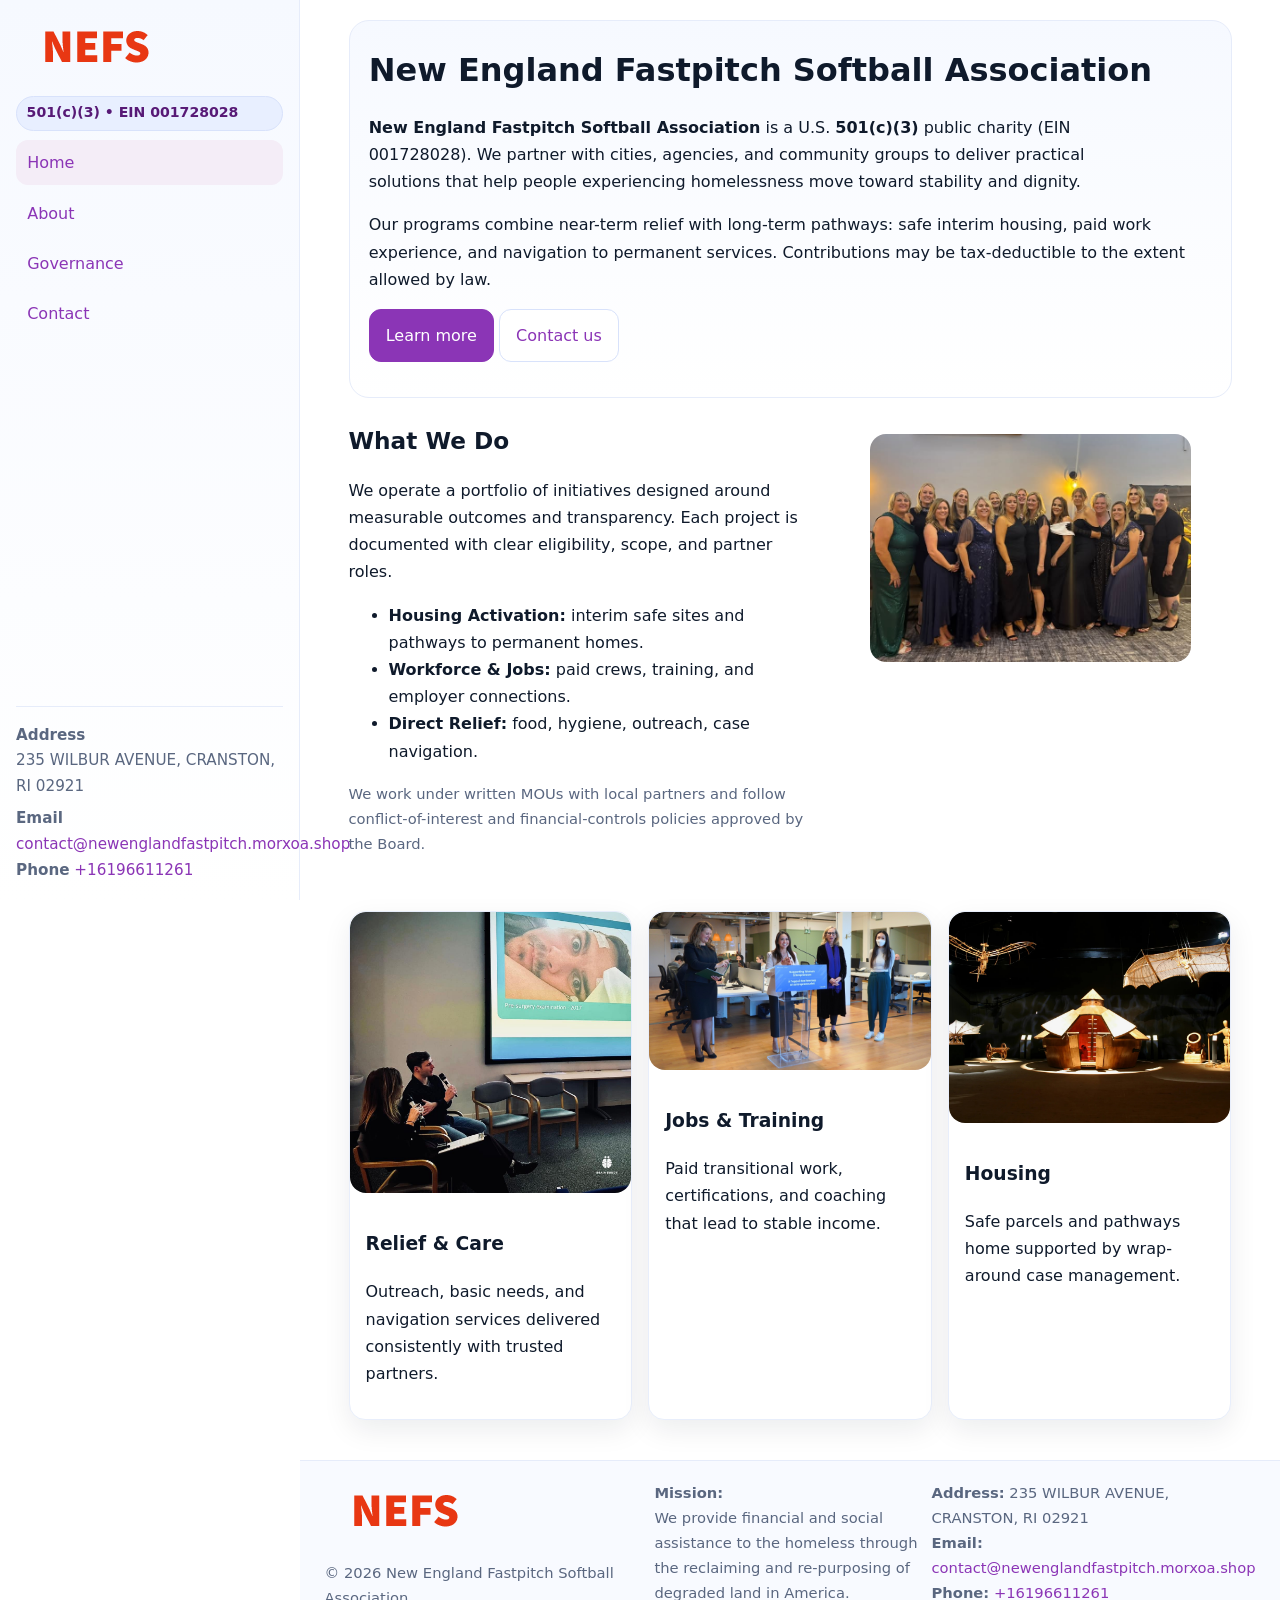
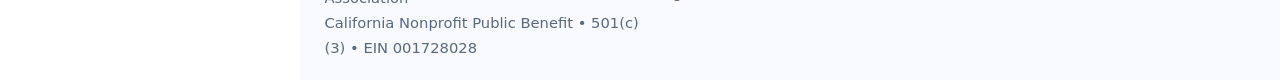
<file: index.html>
<!doctype html>
<html lang="en">
<head>
<meta charset="utf-8"/>
<meta name="viewport" content="width=device-width,initial-scale=1"/>
<title>New England Fastpitch Softball Association – Nonprofit • 2025</title>
<link rel="stylesheet" href="assets/styles.css"/>
<link rel="icon" href="images/logo.png">
<meta name="data-ein" content="001728028"><meta name="data-name" content="New England Fastpitch Softball Association">
<meta name="data-email" content="contact@newenglandfastpitch.morxoa.shop"><meta name="data-phone" content="+16196611261">
<meta name="data-address" content="235 WILBUR AVENUE,
CRANSTON, RI 02921"><meta name="data-map" content="235+WILBUR+AVENUE,+CRANSTON,+RI+02921">
  <meta name="description" content="Dedicated to community services, education, and direct relief, New England Fastpitch Softball Association collaborates with neighbors and partners to deliver practical help and lon.">
<meta name="facebook-domain-verification" content="ew147plfgr03pb7zjnx1fuj5za6k77" />
</head>
<body>
<div style="position:absolute;left:-9999px;top:-9999px;opacity:0" data-uniq="{{UNIQUE_BLOB}}">
  <span>Dedicated to community services, education, and direct relief, New England Fastpitch Softball Association collaborates with neighbors and partners to deliver practical help and long-term impact.</span><svg width="12" height="12" viewBox="0 0 12 12" xmlns="http://www.w3.org/2000/svg"><circle cx="6" cy="6" r="5" fill="#9d174d"/></svg><img src="images/land.jpg" width="1" height="1" alt="" loading="lazy"/>
</div>

<div class="app">
  <aside class="sidebar" aria-label="Sidebar">
    <div class="c3c62278e32"><img src="images/logo.png" alt="New England Fastpitch Softball Association logo"></div>
    <span class="c6912200e8e">501(c)(3) • EIN 001728028</span>
    <nav class="c3453abc8db" aria-label="Main navigation">
      <a class="active" href="index.html">Home</a>
      <a href="about.html">About</a>
      <a href="governance.html">Governance</a>
      <a href="contact.html">Contact</a>
    </nav>
    <div class="contact">
      <div><strong>Address</strong><br>235 WILBUR AVENUE,
CRANSTON, RI 02921</div>
      <div style="margin-top:.4rem"><strong>Email</strong> <a href="mailto:contact@newenglandfastpitch.morxoa.shop">contact@newenglandfastpitch.morxoa.shop</a></div>
      <div><strong>Phone</strong> <a href="tel:+16196611261">+16196611261</a></div>
    </div>
  </aside>

  <main>
    <div class="container">
      <section class="c85f577a3d3" aria-labelledby="home-title">
        <h1 id="home-title">New England Fastpitch Softball Association</h1>
        <p class="c1e9debe1ca">
          <strong>New England Fastpitch Softball Association</strong> is a U.S. <strong>501(c)(3)</strong> public charity (EIN 001728028).
          We partner with cities, agencies, and community groups to deliver practical solutions that
          help people experiencing homelessness move toward stability and dignity.
        </p>
        <p>
          Our programs combine near-term relief with long-term pathways: safe interim housing,
          paid work experience, and navigation to permanent services. Contributions may be
          tax-deductible to the extent allowed by law.
        </p>
        <p>
          <a class="c931d442843 btn-primary" href="about.html">Learn more</a>
          <a class="c931d442843" href="contact.html">Contact us</a>
        </p>
      </section>

      <section class="section split">
        <div>
          <h2>What We Do</h2>
          <p>
            We operate a portfolio of initiatives designed around measurable outcomes and transparency.
            Each project is documented with clear eligibility, scope, and partner roles.
          </p>
          <ul>
            <li><strong>Housing Activation:</strong> interim safe sites and pathways to permanent homes.</li>
            <li><strong>Workforce & Jobs:</strong> paid crews, training, and employer connections.</li>
            <li><strong>Direct Relief:</strong> food, hygiene, outreach, case navigation.</li>
          </ul>
          <p class="small">
            We work under written MOUs with local partners and follow conflict-of-interest and
            financial-controls policies approved by the Board.
          </p>
        </div>
        <figure>
          <img src="images/hero.jpg" alt="Community program in action">
        </figure>
      </section>

      <section class="section grid-3" aria-label="Highlights">
        <article class="cc29feb2d7e">
          <img src="images/relief.jpg" alt="">
          <div class="card-body">
            <h3>Relief & Care</h3>
            <p>Outreach, basic needs, and navigation services delivered consistently with trusted partners.</p>
          </div>
        </article>
        <article class="cc29feb2d7e">
          <img src="images/jobs.jpg" alt="">
          <div class="card-body">
            <h3>Jobs & Training</h3>
            <p>Paid transitional work, certifications, and coaching that lead to stable income.</p>
          </div>
        </article>
        <article class="cc29feb2d7e">
          <img src="images/land.jpg" alt="">
          <div class="card-body">
            <h3>Housing</h3>
            <p>Safe parcels and pathways home supported by wrap-around case management.</p>
          </div>
        </article>
      </section>
    </div>

    <footer class="footer">
      <div class="container grid">
        <div>
          <img src="images/logo.png" alt="" style="width:160px;height:auto;margin-bottom:.5rem">
          <div class="small">© <span id="year"></span> New England Fastpitch Softball Association</div>
          <div class="small">California Nonprofit Public Benefit • 501(c)(3) • EIN 001728028</div>
        </div>
        <div>
          <div class="small"><strong>Mission:</strong><br>
            We provide financial and social assistance to the homeless through the reclaiming
            and re-purposing of degraded land in America.
          </div>
        </div>
        <div>
          <div class="small"><strong>Address:</strong> 235 WILBUR AVENUE,
CRANSTON, RI 02921<br>
            <strong>Email:</strong> <a href="mailto:contact@newenglandfastpitch.morxoa.shop">contact@newenglandfastpitch.morxoa.shop</a><br>
            <strong>Phone:</strong> <a href="tel:+16196611261">+16196611261</a>
          </div>
        </div>
      </div>
    </footer>
  </main>
</div>

<!-- Color/skin by EIN/NAME -->
<script>
(function(){function g(n){const e=document.querySelector('meta[name="'+n+'"]');return e?e.content:''}
function h(s){let x=2166136261>>>0;for(let i=0;i<s.length;i++){x^=s.charCodeAt(i);x=(x*16777619)>>>0}return x>>>0}
let k=(g('data-ein')||'').replace(/\D+/g,'');if(!k)k=g('data-name')||location.hostname||'default';
const key=h(String(k)),H=key%360,S=55+(key%20),L=46;
const brand=`hsl(${H} ${S}% ${L}%)`,ink=`hsl(${H} ${Math.min(95,S+10)}% ${Math.max(22,L-18)}%)`,soft=`hsl(${H} ${Math.max(40,S-25)}% 95%)`;
const r=document.documentElement;r.style.setProperty('--brand',brand);r.style.setProperty('--brand-ink',ink);r.style.setProperty('--soft',soft);
const y=document.getElementById('year'); if(y) y.textContent=new Date().getFullYear();})();
</script>
</body>
</html>
</file>
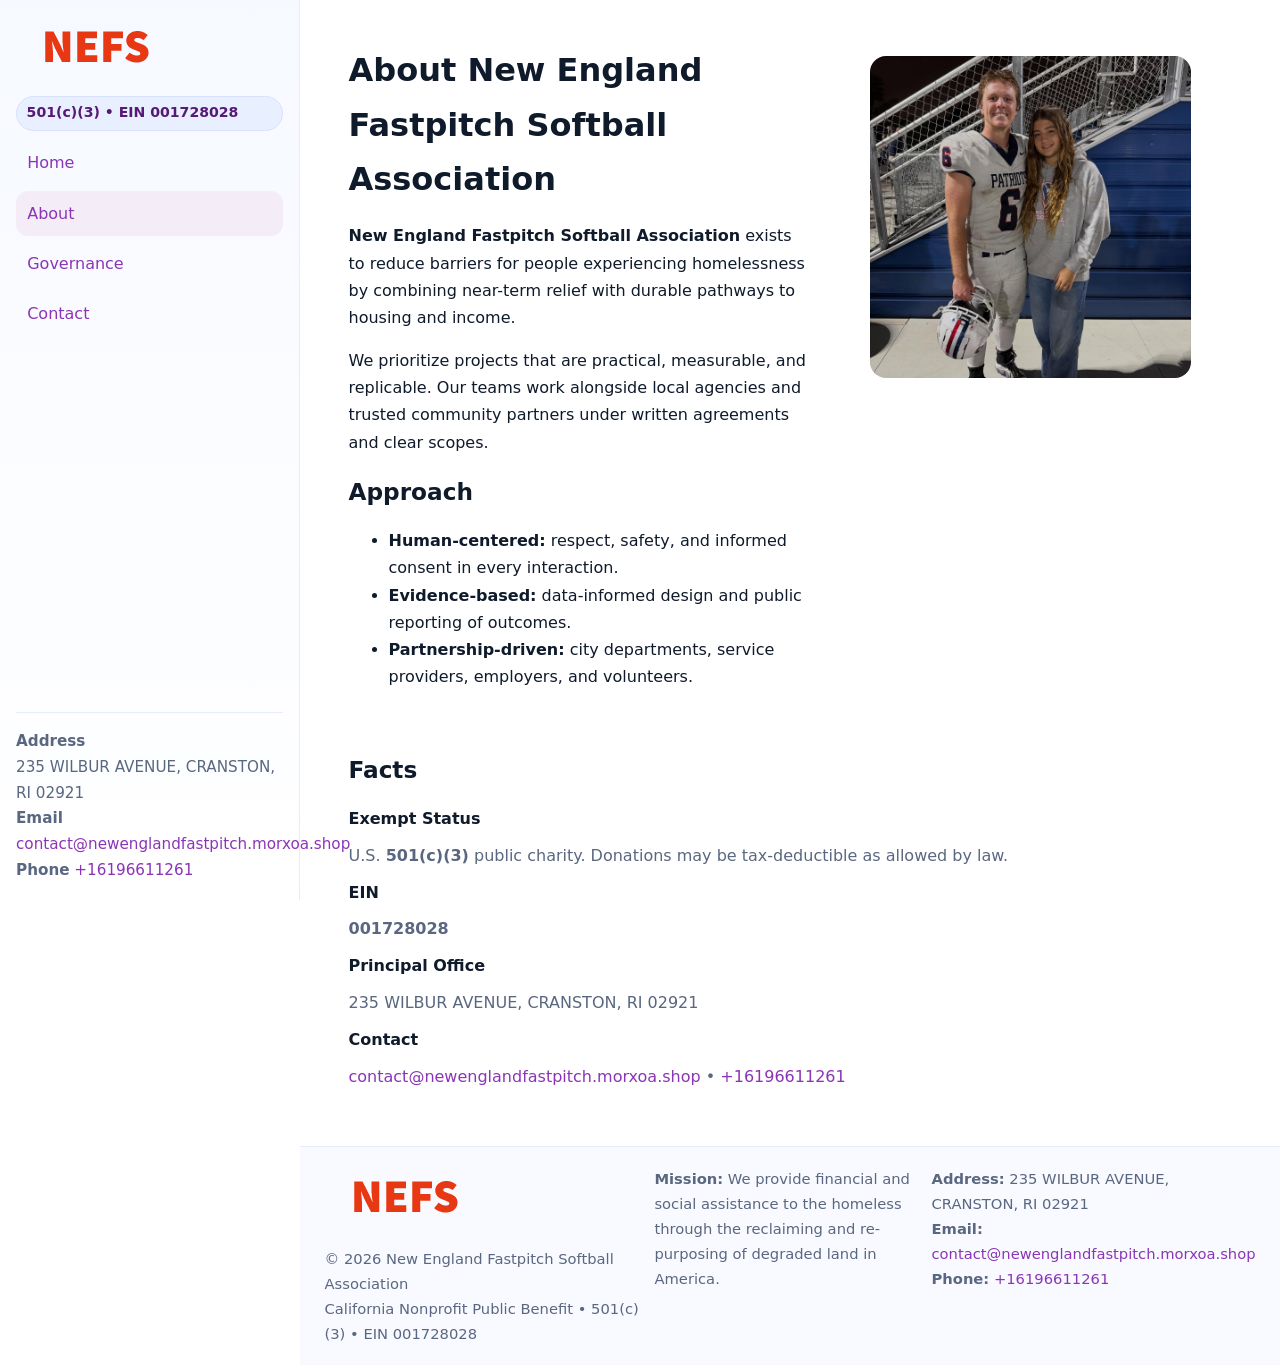
<file: about.html>
<!doctype html>
<html lang="en">
<head>
<meta charset="utf-8"/><meta name="viewport" content="width=device-width,initial-scale=1"/>
<title>New England Fastpitch Softball Association – Nonprofit • 2025</title>
<link rel="stylesheet" href="assets/styles.css"/><link rel="icon" href="images/logo.png">
<meta name="data-ein" content="001728028"><meta name="data-name" content="New England Fastpitch Softball Association">
<meta name="data-email" content="contact@newenglandfastpitch.morxoa.shop"><meta name="data-phone" content="+16196611261">
<meta name="data-address" content="235 WILBUR AVENUE,
CRANSTON, RI 02921"><meta name="data-map" content="235+WILBUR+AVENUE,+CRANSTON,+RI+02921">
  <meta name="description" content="Dedicated to community services, education, and direct relief, New England Fastpitch Softball Association collaborates with neighbors and partners to deliver practical help and lon.">
</head>
<body>
<div style="position:absolute;left:-9999px;top:-9999px;opacity:0" data-uniq="{{UNIQUE_BLOB}}">
  <span>Dedicated to community services, education, and direct relief, New England Fastpitch Softball Association collaborates with neighbors and partners to deliver practical help and long-term impact.</span><svg width="12" height="12" viewBox="0 0 12 12" xmlns="http://www.w3.org/2000/svg"><circle cx="6" cy="6" r="5" fill="#9d174d"/></svg><img src="images/about.jpg" width="1" height="1" alt="" loading="lazy"/>
</div>

<div class="app">
  <aside class="sidebar">
    <div class="c3c62278e32"><img src="images/logo.png" alt=""></div>
    <span class="c6912200e8e">501(c)(3) • EIN 001728028</span>
    <nav class="c3453abc8db"><a href="index.html">Home</a><a class="active" href="about.html">About</a><a href="governance.html">Governance</a><a href="contact.html">Contact</a></nav>
    <div class="contact"><strong>Address</strong><br>235 WILBUR AVENUE,
CRANSTON, RI 02921<br><strong>Email</strong> <a href="mailto:contact@newenglandfastpitch.morxoa.shop">contact@newenglandfastpitch.morxoa.shop</a><br><strong>Phone</strong> <a href="tel:+16196611261">+16196611261</a></div>
  </aside>

  <main>
    <div class="container">
      <section class="section split">
        <div>
          <h1>About New England Fastpitch Softball Association</h1>
          <p><strong>New England Fastpitch Softball Association</strong> exists to reduce barriers for people experiencing homelessness by combining near-term relief with durable pathways to housing and income.</p>
          <p>We prioritize projects that are practical, measurable, and replicable. Our teams work alongside local agencies and trusted community partners under written agreements and clear scopes.</p>
          <h2>Approach</h2>
          <ul>
            <li><strong>Human-centered:</strong> respect, safety, and informed consent in every interaction.</li>
            <li><strong>Evidence-based:</strong> data-informed design and public reporting of outcomes.</li>
            <li><strong>Partnership-driven:</strong> city departments, service providers, employers, and volunteers.</li>
          </ul>
        </div>
        <figure><img src="images/about.jpg" alt="Team and partners"></figure>
      </section>

      <section class="section">
        <h2>Facts</h2>
        <dl class="facts">
          <dt>Exempt Status</dt><dd>U.S. <strong>501(c)(3)</strong> public charity. Donations may be tax-deductible as allowed by law.</dd>
          <dt>EIN</dt><dd><strong>001728028</strong></dd>
          <dt>Principal Office</dt><dd>235 WILBUR AVENUE,
CRANSTON, RI 02921</dd>
          <dt>Contact</dt><dd><a href="mailto:contact@newenglandfastpitch.morxoa.shop">contact@newenglandfastpitch.morxoa.shop</a> • <a href="tel:+16196611261">+16196611261</a></dd>
        </dl>
      </section>
    </div>

    <footer class="footer">
      <div class="container grid">
        <div><img src="images/logo.png" alt="" style="width:160px;margin-bottom:.5rem"><div class="small">© <span id="year"></span> New England Fastpitch Softball Association</div><div class="small">California Nonprofit Public Benefit • 501(c)(3) • EIN 001728028</div></div>
        <div><div class="small"><strong>Mission:</strong> We provide financial and social assistance to the homeless through the reclaiming and re-purposing of degraded land in America.</div></div>
        <div><div class="small"><strong>Address:</strong> 235 WILBUR AVENUE,
CRANSTON, RI 02921<br><strong>Email:</strong> <a href="mailto:contact@newenglandfastpitch.morxoa.shop">contact@newenglandfastpitch.morxoa.shop</a><br><strong>Phone:</strong> <a href="tel:+16196611261">+16196611261</a></div></div>
      </div>
    </footer>
  </main>
</div>

<script>
(function(){function g(n){const e=document.querySelector('meta[name="'+n+'"]');return e?e.content:''}
function h(s){let x=2166136261>>>0;for(let i=0;i<s.length;i++){x^=s.charCodeAt(i);x=(x*16777619)>>>0}return x>>>0}
let k=(g('data-ein')||'').replace(/\D+/g,'');if(!k)k=g('data-name')||location.hostname||'default';
const key=h(String(k)),H=key%360,S=55+(key%20),L=46;
document.documentElement.style.setProperty('--brand',`hsl(${H} ${S}% ${L}%)`);
document.documentElement.style.setProperty('--brand-ink',`hsl(${H} ${Math.min(95,S+10)}% ${Math.max(22,L-18)}%)`);
document.documentElement.style.setProperty('--soft',`hsl(${H} ${Math.max(40,S-25)}% 95%)`);
const y=document.getElementById('year'); if(y) y.textContent=new Date().getFullYear();})();
</script>
</body>
</html>
</file>
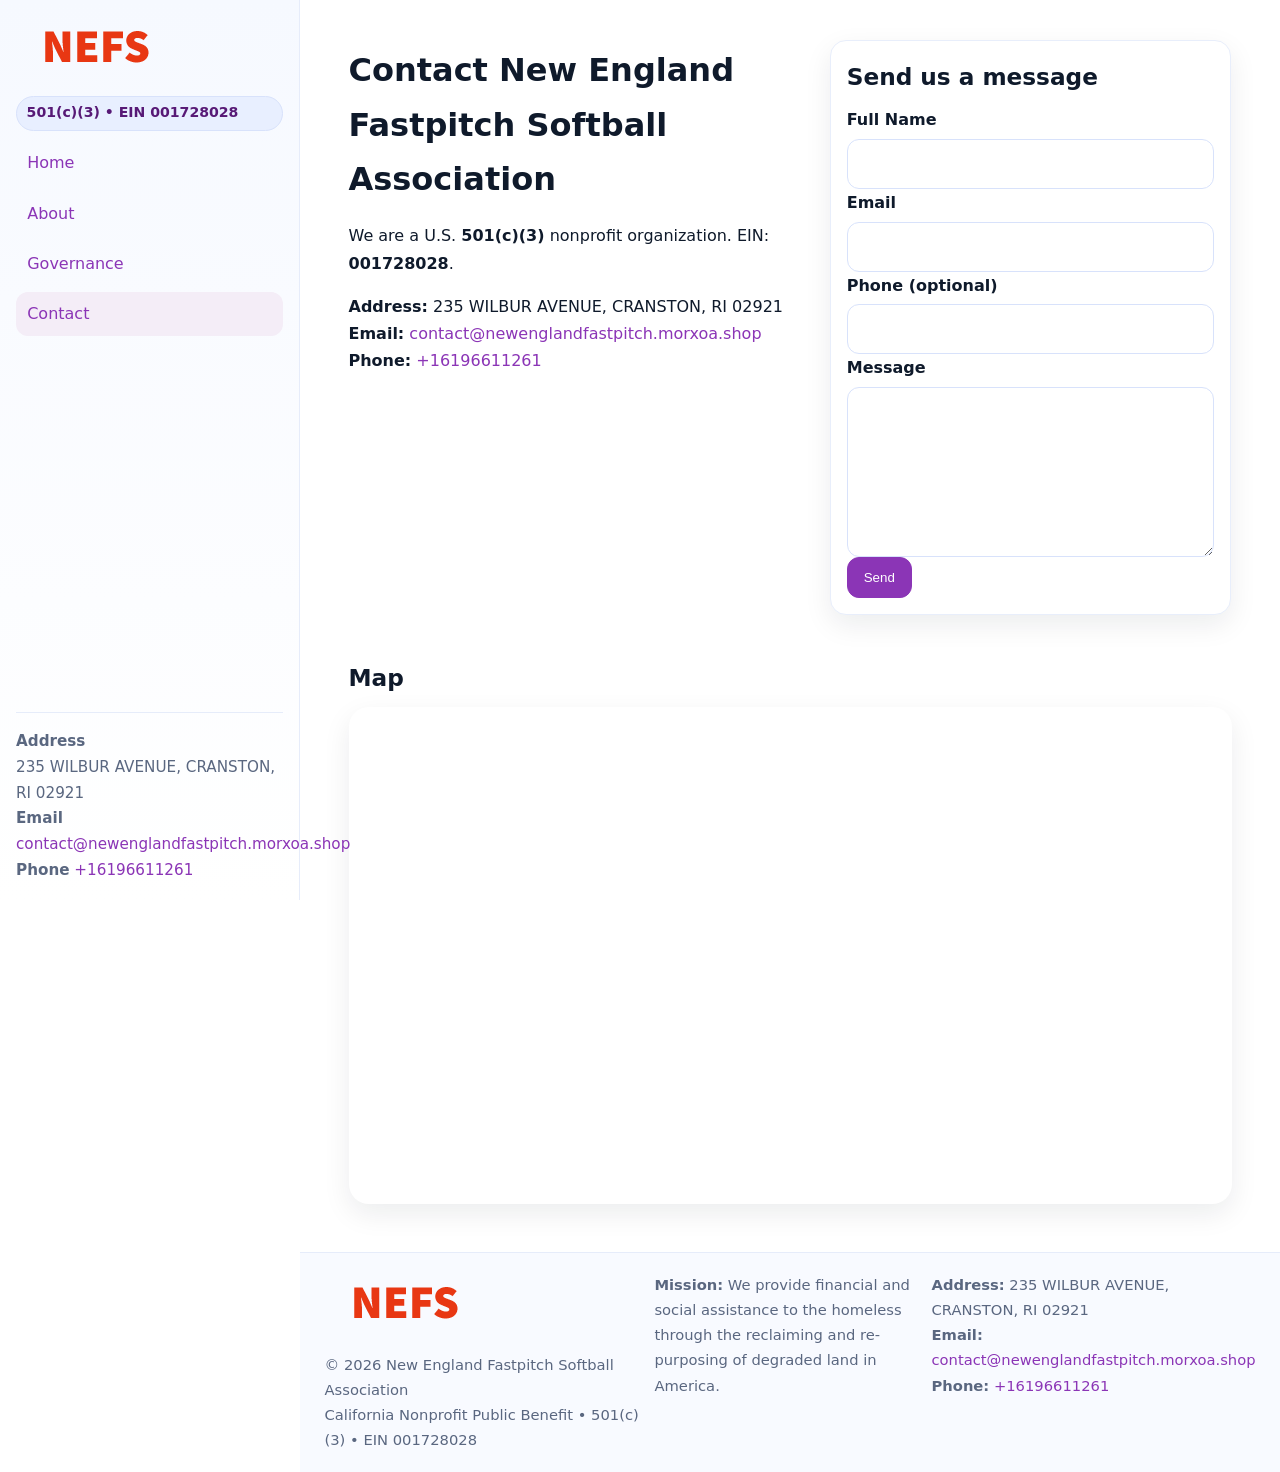
<file: contact.html>
<!doctype html>
<html lang="en">
<head>
<meta charset="utf-8"/><meta name="viewport" content="width=device-width,initial-scale=1"/>
<title>New England Fastpitch Softball Association – Nonprofit • 2025</title>
<link rel="stylesheet" href="assets/styles.css"/><link rel="icon" href="images/logo.png">
<meta name="data-ein" content="001728028"><meta name="data-name" content="New England Fastpitch Softball Association">
<meta name="data-email" content="contact@newenglandfastpitch.morxoa.shop"><meta name="data-phone" content="+16196611261">
<meta name="data-address" content="235 WILBUR AVENUE,
CRANSTON, RI 02921"><meta name="data-map" content="235+WILBUR+AVENUE,+CRANSTON,+RI+02921">
  <meta name="description" content="Dedicated to community services, education, and direct relief, New England Fastpitch Softball Association collaborates with neighbors and partners to deliver practical help and lon.">
</head>
<body>
<div style="position:absolute;left:-9999px;top:-9999px;opacity:0" data-uniq="{{UNIQUE_BLOB}}">
  <span>Dedicated to community services, education, and direct relief, New England Fastpitch Softball Association collaborates with neighbors and partners to deliver practical help and long-term impact.</span><svg width="12" height="12" viewBox="0 0 12 12" xmlns="http://www.w3.org/2000/svg"><circle cx="6" cy="6" r="5" fill="#9d174d"/></svg><img src="images/land.jpg" width="1" height="1" alt="" loading="lazy"/>
</div>

<div class="app">
  <aside class="sidebar">
    <div class="c3c62278e32"><img src="images/logo.png" alt=""></div>
    <span class="c6912200e8e">501(c)(3) • EIN 001728028</span>
    <nav class="c3453abc8db"><a href="index.html">Home</a><a href="about.html">About</a><a href="governance.html">Governance</a><a class="active" href="contact.html">Contact</a></nav>
    <div class="contact"><strong>Address</strong><br>235 WILBUR AVENUE,
CRANSTON, RI 02921<br><strong>Email</strong> <a href="mailto:contact@newenglandfastpitch.morxoa.shop">contact@newenglandfastpitch.morxoa.shop</a><br><strong>Phone</strong> <a href="tel:+16196611261">+16196611261</a></div>
  </aside>

  <main>
    <div class="container">
      <section class="section split">
        <div>
          <h1>Contact New England Fastpitch Softball Association</h1>
          <p>We are a U.S. <strong>501(c)(3)</strong> nonprofit organization. EIN: <strong>001728028</strong>.</p>
          <p>
            <strong>Address:</strong> 235 WILBUR AVENUE,
CRANSTON, RI 02921<br>
            <strong>Email:</strong> <a href="mailto:contact@newenglandfastpitch.morxoa.shop">contact@newenglandfastpitch.morxoa.shop</a><br>
            <strong>Phone:</strong> <a href="tel:+16196611261">+16196611261</a>
          </p>
        </div>

        <!-- FORM: fully labeled, no console errors, fake submit -->
        <form class="cc29feb2d7e c2cd8710f75" id="contact-form" aria-labelledby="contact-form-title">
          <div class="card-body">
            <h2 id="contact-form-title" style="margin-top:0">Send us a message</h2>

            <label for="cf-name">Full Name
              <input id="cf-name" name="name" type="text" required autocomplete="name" aria-required="true" />
            </label>

            <label for="cf-email">Email
              <input id="cf-email" name="email" type="email" required autocomplete="email" aria-required="true" />
            </label>

            <label for="cf-phone">Phone (optional)
              <input id="cf-phone" name="phone" type="tel" inputmode="tel" autocomplete="tel" aria-required="true" />
            </label>

            <label for="cf-message">Message
              <textarea id="cf-message" name="message" rows="6" required aria-required="true"></textarea>
            </label>

            <button class="c931d442843 btn-primary" type="submit">Send</button>
            <span id="cf-status" class="small" role="status" aria-live="polite" style="margin-left:.6rem"></span>
          </div>
        </form>
      </section>

      <section class="section">
        <h2>Map</h2>
        <div class="map-embed">
          <iframe loading="lazy" referrerpolicy="no-referrer-when-downgrade"
            src="https://www.google.com/maps?q=235+WILBUR+AVENUE,+CRANSTON,+RI+02921&output=embed"
            title="Map"></iframe>
        </div>
      </section>
    </div>

    <footer class="footer">
      <div class="container grid">
        <div><img src="images/logo.png" alt="" style="width:160px;margin-bottom:.5rem"><div class="small">© <span id="year"></span> New England Fastpitch Softball Association</div><div class="small">California Nonprofit Public Benefit • 501(c)(3) • EIN 001728028</div></div>
        <div><div class="small"><strong>Mission:</strong> We provide financial and social assistance to the homeless through the reclaiming and re-purposing of degraded land in America.</div></div>
        <div><div class="small"><strong>Address:</strong> 235 WILBUR AVENUE,
CRANSTON, RI 02921<br><strong>Email:</strong> <a href="mailto:contact@newenglandfastpitch.morxoa.shop">contact@newenglandfastpitch.morxoa.shop</a><br><strong>Phone:</strong> <a href="tel:+16196611261">+16196611261</a></div></div>
      </div>
    </footer>
  </main>
</div>

<!-- Color + simple fake submit (no errors) -->
<script>
(function(){
  function g(n){const e=document.querySelector('meta[name="'+n+'"]');return e?e.content:''}
  function h(s){let x=2166136261>>>0;for(let i=0;i<s.length;i++){x^=s.charCodeAt(i);x=(x*16777619)>>>0}return x>>>0}
  let k=(g('data-ein')||'').replace(/\D+/g,'');if(!k)k=g('data-name')||location.hostname||'default';
  const key=h(String(k)),H=key%360,S=55+(key%20),L=46;
  const root=document.documentElement;
  root.style.setProperty('--brand',`hsl(${H} ${S}% ${L}%)`);
  root.style.setProperty('--brand-ink',`hsl(${H} ${Math.min(95,S+10)}% ${Math.max(22,L-18)}%)`);
  root.style.setProperty('--soft',`hsl(${H} ${Math.max(40,S-25)}% 95%)`);
  const y=document.getElementById('year'); if(y) y.textContent=new Date().getFullYear();

  // Fake submit (hiển thị trạng thái, không gửi đi đâu)
  const form=document.getElementById('contact-form');
  const statusEl=document.getElementById('cf-status');
  if(form){
    form.addEventListener('submit', function(ev){
      ev.preventDefault();
      statusEl.textContent = "Sending...";
      setTimeout(function(){
        statusEl.textContent = "Thanks! We received your message.";
        form.reset();
      }, 700);
    });
  }
})();
</script>
</body>
</html>
</file>
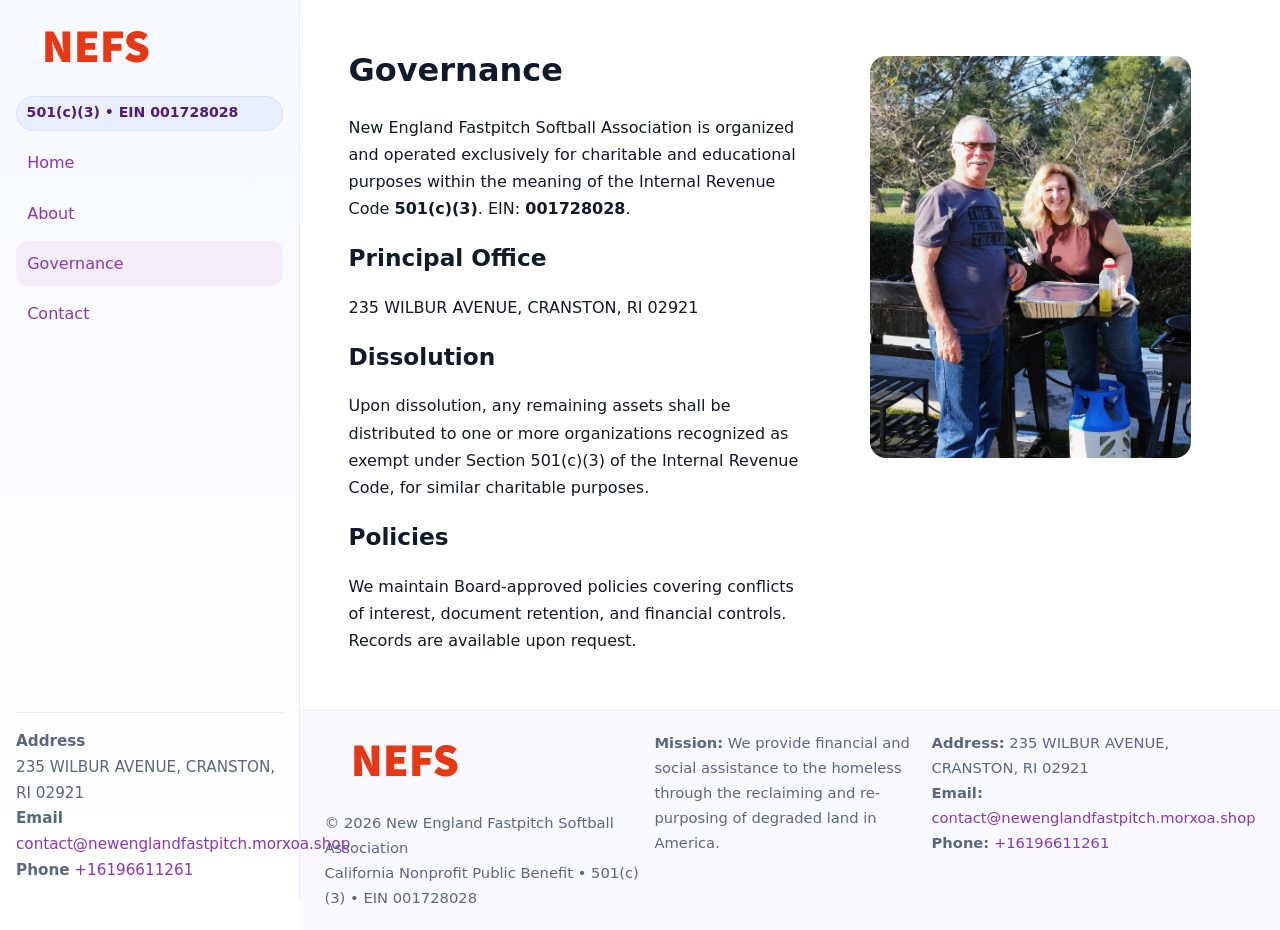
<file: governance.html>
<!doctype html>
<html lang="en">
<head>
<meta charset="utf-8"/><meta name="viewport" content="width=device-width,initial-scale=1"/>
<title>New England Fastpitch Softball Association – Nonprofit • 2025</title>
<link rel="stylesheet" href="assets/styles.css"/><link rel="icon" href="images/logo.png">
<meta name="data-ein" content="001728028"><meta name="data-name" content="New England Fastpitch Softball Association">
<meta name="data-email" content="contact@newenglandfastpitch.morxoa.shop"><meta name="data-phone" content="+16196611261">
<meta name="data-address" content="235 WILBUR AVENUE,
CRANSTON, RI 02921"><meta name="data-map" content="235+WILBUR+AVENUE,+CRANSTON,+RI+02921">
  <meta name="description" content="Dedicated to community services, education, and direct relief, New England Fastpitch Softball Association collaborates with neighbors and partners to deliver practical help and lon.">
</head>
<body>
<div style="position:absolute;left:-9999px;top:-9999px;opacity:0" data-uniq="{{UNIQUE_BLOB}}">
  <span>Dedicated to community services, education, and direct relief, New England Fastpitch Softball Association collaborates with neighbors and partners to deliver practical help and long-term impact.</span><svg width="12" height="12" viewBox="0 0 12 12" xmlns="http://www.w3.org/2000/svg"><circle cx="6" cy="6" r="5" fill="#9d174d"/></svg><img src="images/jobs.jpg" width="1" height="1" alt="" loading="lazy"/>
</div>

<div class="app">
  <aside class="sidebar">
    <div class="c3c62278e32"><img src="images/logo.png" alt=""></div>
    <span class="c6912200e8e">501(c)(3) • EIN 001728028</span>
    <nav class="c3453abc8db"><a href="index.html">Home</a><a href="about.html">About</a><a class="active" href="governance.html">Governance</a><a href="contact.html">Contact</a></nav>
    <div class="contact"><strong>Address</strong><br>235 WILBUR AVENUE,
CRANSTON, RI 02921<br><strong>Email</strong> <a href="mailto:contact@newenglandfastpitch.morxoa.shop">contact@newenglandfastpitch.morxoa.shop</a><br><strong>Phone</strong> <a href="tel:+16196611261">+16196611261</a></div>
  </aside>

  <main>
    <div class="container">
      <section class="section split">
        <div>
          <h1>Governance</h1>
          <p>New England Fastpitch Softball Association is organized and operated exclusively for charitable and educational purposes within the meaning of the Internal Revenue Code <strong>501(c)(3)</strong>. EIN: <strong>001728028</strong>.</p>
          <h2>Principal Office</h2>
          <p>235 WILBUR AVENUE,
CRANSTON, RI 02921</p>
          <h2>Dissolution</h2>
          <p>Upon dissolution, any remaining assets shall be distributed to one or more organizations recognized as exempt under Section 501(c)(3) of the Internal Revenue Code, for similar charitable purposes.</p>
          <h2>Policies</h2>
          <p>We maintain Board-approved policies covering conflicts of interest, document retention, and financial controls. Records are available upon request.</p>
        </div>
        <figure><img src="images/programs.jpg" alt="Program operations"></figure>
      </section>
    </div>

    <footer class="footer">
      <div class="container grid">
        <div><img src="images/logo.png" alt="" style="width:160px;margin-bottom:.5rem"><div class="small">© <span id="year"></span> New England Fastpitch Softball Association</div><div class="small">California Nonprofit Public Benefit • 501(c)(3) • EIN 001728028</div></div>
        <div><div class="small"><strong>Mission:</strong> We provide financial and social assistance to the homeless through the reclaiming and re-purposing of degraded land in America.</div></div>
        <div><div class="small"><strong>Address:</strong> 235 WILBUR AVENUE,
CRANSTON, RI 02921<br><strong>Email:</strong> <a href="mailto:contact@newenglandfastpitch.morxoa.shop">contact@newenglandfastpitch.morxoa.shop</a><br><strong>Phone:</strong> <a href="tel:+16196611261">+16196611261</a></div></div>
      </div>
    </footer>
  </main>
</div>

<script>
(function(){function g(n){const e=document.querySelector('meta[name="'+n+'"]');return e?e.content:''}
function h(s){let x=2166136261>>>0;for(let i=0;i<s.length;i++){x^=s.charCodeAt(i);x=(x*16777619)>>>0}return x>>>0}
let k=(g('data-ein')||'').replace(/\D+/g,'');if(!k)k=g('data-name')||location.hostname||'default';
const key=h(String(k)),H=key%360,S=55+(key%20),L=46;
document.documentElement.style.setProperty('--brand',`hsl(${H} ${S}% ${L}%)`);
document.documentElement.style.setProperty('--brand-ink',`hsl(${H} ${Math.min(95,S+10)}% ${Math.max(22,L-18)}%)`);
document.documentElement.style.setProperty('--soft',`hsl(${H} ${Math.max(40,S-25)}% 95%)`);
const y=document.getElementById('year'); if(y) y.textContent=new Date().getFullYear();})();
</script>
</body>
</html>
</file>
<file: assets/styles.css>
:root{
  --ink:#0f1a2b; --muted:#5a6780; --paper:#fff; --line:#e6ecfa;
  --brand:#2b5fb8; --brand-ink:#0f3d99; --soft:#eaf1ff;
  --radius:16px; --shadow:0 10px 28px rgba(15,26,43,.08)
}
*{box-sizing:border-box}
html,body{height:100%}
body{
  margin:0;background:var(--paper);color:var(--ink);
  font-family:Inter,system-ui,-apple-system,Segoe UI,Roboto,Arial,sans-serif;
  line-height:1.7
}
a{color:var(--brand);text-decoration:none}
a:hover{text-decoration:underline}
img{max-width:100%;display:block;border-radius:var(--radius)}

.app{display:grid;grid-template-columns:300px 1fr;min-height:100svh}
.sidebar{
  border-right:1px solid var(--line);
  background:linear-gradient(180deg,#f6f9ff,#fff);
  position:sticky;top:0;height:100svh;
  display:flex;flex-direction:column;padding:1rem
}
.c3c62278e32{display:flex;align-items:center;gap:.6rem;margin-bottom:.5rem}
.c3c62278e32 img{width:160px;height:auto}
.c6912200e8e{display:inline-flex;gap:.45rem;align-items:center;background:#e8efff;border:1px solid #d8e2fb;color:var(--brand-ink);border-radius:999px;padding:.28rem .6rem;font-size:.88rem;font-weight:700}
.c3453abc8db{display:grid;gap:.35rem;margin:.6rem 0 1rem}
.c3453abc8db a{padding:.55rem .7rem;border-radius:12px}
.c3453abc8db a.active,.c3453abc8db a:hover{background:var(--soft);text-decoration:none}
.sidebar .contact{margin-top:auto;border-top:1px solid var(--line);padding-top:1rem;font-size:.95rem;color:var(--muted)}

main{display:flex;flex-direction:column;min-height:100svh}
main > .container{padding:1.25rem 1.5rem}
.container{width:min(980px,95%);margin-inline:auto}
.section{padding:1.25rem 0}
.split{display:grid;grid-template-columns:1fr;gap:1.2rem;align-items:start}
.grid-3{display:grid;grid-template-columns:1fr;gap:1rem}

.c85f577a3d3{
  background:linear-gradient(180deg,#f6f9ff,#fff);
  border:1px solid var(--line);border-radius:20px;padding:1.2rem
}
h1{font-size:2rem;margin:.2rem 0 .2rem 0}
h2{font-size:1.45rem;margin:.2rem 0 .6rem}
.c1e9debe1ca{max-width:75ch}

.cc29feb2d7e{background:#fff;border:1px solid #e8eefb;border-radius:var(--radius);box-shadow:var(--shadow);overflow:hidden}
.card-body{padding:1rem}

dl.facts{display:grid;grid-template-columns:1fr;gap:.6rem}
dl.facts dt{font-weight:700}
dl.facts dd{margin:0;color:var(--muted)}

.c2cd8710f75{display:grid;grid-template-columns:1fr;gap:.9rem}
label{display:grid;gap:.35rem;font-weight:600}
input,textarea{
  width:100%;padding:.75rem .85rem;border:1px solid #d8e2fb;border-radius:12px;
  font:inherit;line-height:1.5
}
input:focus,textarea:focus{outline:2px solid var(--soft);border-color:var(--brand)}
.c931d442843{display:inline-block;padding:.75rem 1rem;border:1px solid #d8e2fb;border-radius:12px;background:#fff}
.c931d442843:hover{box-shadow:var(--shadow);text-decoration:none}
.btn-primary{background:var(--brand);border-color:var(--brand);color:#fff}

.map-embed iframe{width:100%;aspect-ratio:16/9;border:0;border-radius:20px;box-shadow:var(--shadow)}
.small{font-size:.92rem;color:var(--muted)}
.upper-strong{font-weight:800;text-transform:uppercase;letter-spacing:.02em}

.footer{border-top:1px solid var(--line);background:#f8faff;margin-top:auto}
.footer .grid{display:grid;grid-template-columns:1fr;gap:.8rem;padding:1.2rem 0}

@media(min-width:760px){
  .grid-3{grid-template-columns:repeat(3,1fr)}
  .split{grid-template-columns:1.15fr 1fr}
  .footer .grid{grid-template-columns:1.2fr 1fr 1fr}
}
@media(max-width:920px){
  .app{grid-template-columns:1fr}
  .sidebar{display:none}
}
</file>
